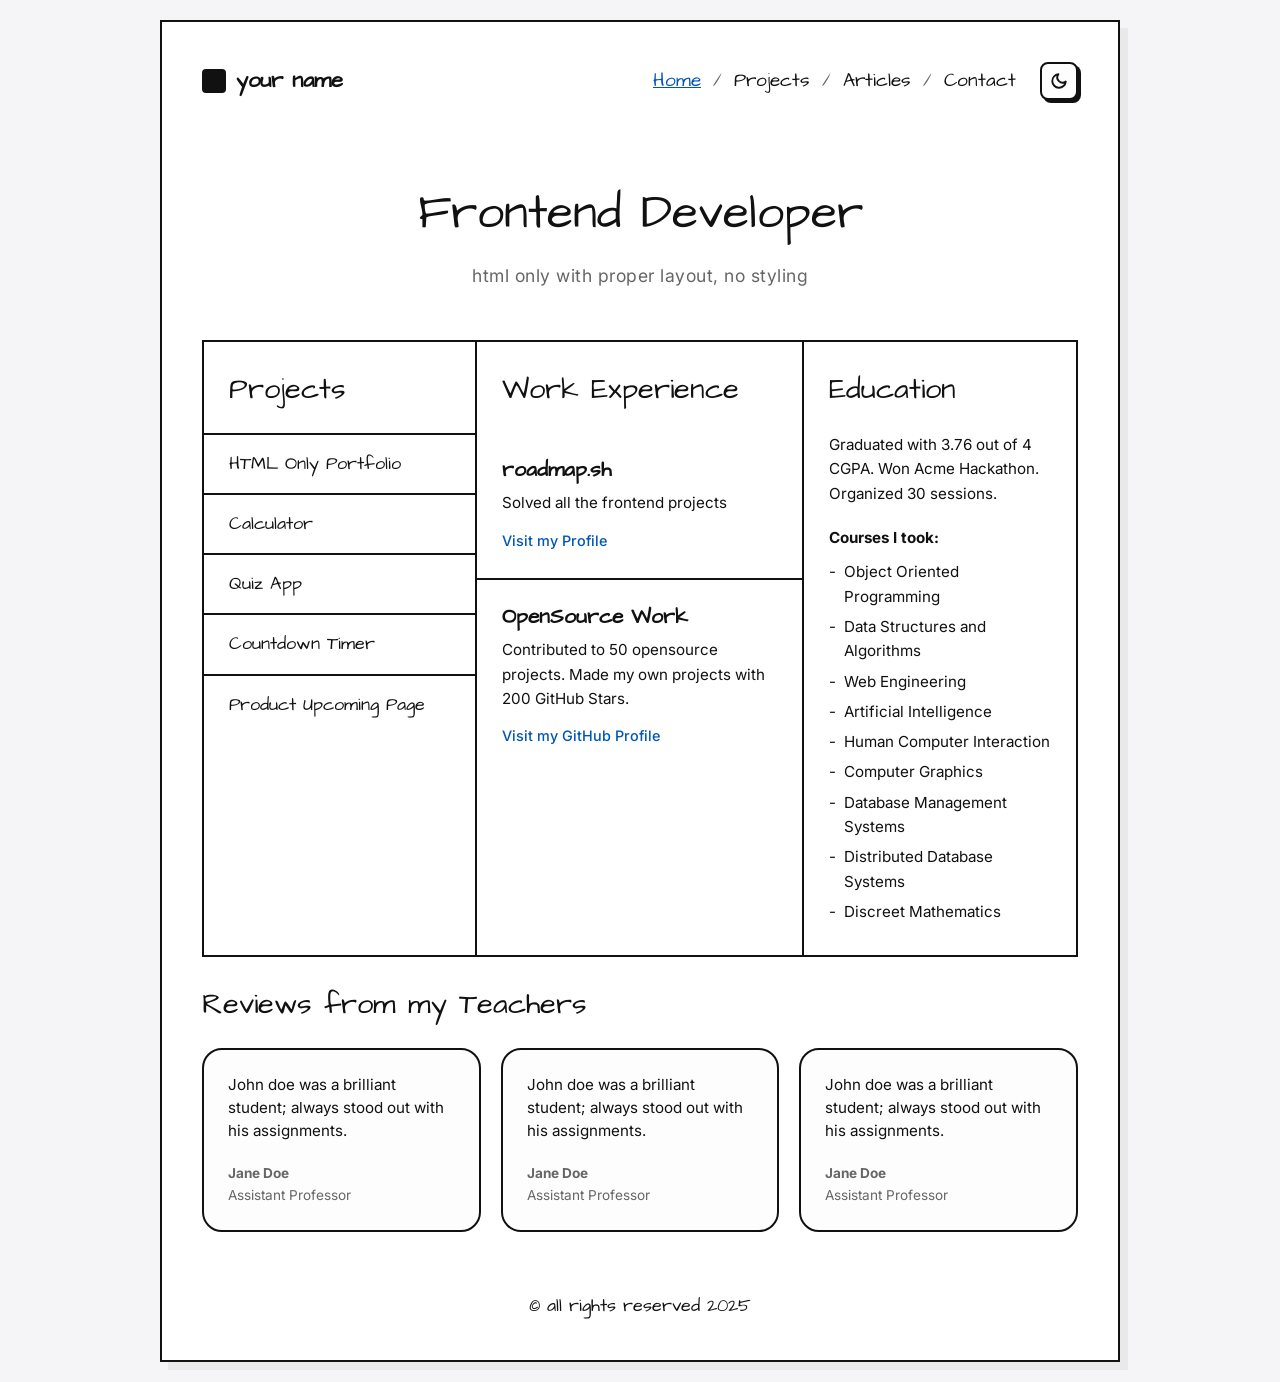
<file: index.html>
<!doctype html>
<html lang="en">
  <head>
    <script>
      (function () {
        const savedTheme = localStorage.getItem("theme");
        if (savedTheme === "dark") {
          document.documentElement.setAttribute("data-theme", "dark");
        }
      })();
    </script>
    <meta charset="UTF-8" />
    <meta name="viewport" content="width=device-width, initial-scale=1.0" />
    <meta
      name="description"
      content="Professional Frontend Developer portfolio website demonstrating semantically structured layout and clean design."
    />
    <meta
      name="keywords"
      content="Frontend Developer, HTML only, semantic web, portfolio, projects, web development"
    />
    <title>Frontend Developer | Home</title>
    <link rel="stylesheet" href="index.css" />
  </head>
  <body>
    <div class="page-container">
      <!-- Header -->
      <header>
        <a href="index.html" class="logo-container" id="logo-link">
          <div class="logo-icon"></div>
          <span>your name</span>
        </a>
        <div class="header-actions">
          <nav class="nav-links" aria-label="Main Navigation">
            <a href="index.html" class="active" id="nav-home">Home</a> /
            <a href="projects.html" id="nav-projects">Projects</a> /
            <a href="articles.html" id="nav-articles">Articles</a> /
            <a href="contact.html" id="nav-contact">Contact</a>
          </nav>
          <button
            id="theme-toggle"
            class="theme-toggle-btn"
            aria-label="Toggle dark mode"
            title="Toggle dark mode"
          >
            <svg
              class="theme-toggle-icon sun-icon"
              xmlns="http://www.w3.org/2000/svg"
              width="18"
              height="18"
              viewBox="0 0 24 24"
              fill="none"
              stroke="currentColor"
              stroke-width="2.5"
              stroke-linecap="round"
              stroke-linejoin="round"
            >
              <circle cx="12" cy="12" r="5"></circle>
              <line x1="12" y1="1" x2="12" y2="3"></line>
              <line x1="12" y1="21" x2="12" y2="23"></line>
              <line x1="4.22" y1="4.22" x2="5.64" y2="5.64"></line>
              <line x1="18.36" y1="18.36" x2="19.78" y2="19.78"></line>
              <line x1="1" y1="12" x2="3" y2="12"></line>
              <line x1="21" y1="12" x2="23" y2="12"></line>
              <line x1="4.22" y1="19.78" x2="5.64" y2="18.36"></line>
              <line x1="18.36" y1="5.64" x2="19.78" y2="4.22"></line>
            </svg>
            <svg
              class="theme-toggle-icon moon-icon"
              xmlns="http://www.w3.org/2000/svg"
              width="18"
              height="18"
              viewBox="0 0 24 24"
              fill="none"
              stroke="currentColor"
              stroke-width="2.5"
              stroke-linecap="round"
              stroke-linejoin="round"
            >
              <path d="M21 12.79A9 9 0 1 1 11.21 3 7 7 0 0 0 21 12.79z"></path>
            </svg>
          </button>
        </div>
      </header>

      <!-- Hero Section -->
      <section class="hero">
        <h1>Frontend Developer</h1>
        <p>html only with proper layout, no styling</p>
      </section>

      <!-- Double Border Separator -->
      <!-- <hr class="double-hr"> -->

      <!-- Main Content Grid -->
      <main class="main-grid">
        <!-- Column 1: Projects -->
        <section class="grid-col projects-col">
          <h2>Projects</h2>
          <div class="projects-list">
            <a
              href="projects.html#html-portfolio"
              class="project-item-link"
              id="project-link-portfolio"
              >HTML Only Portfolio</a
            >
            <a
              href="projects.html#calculator"
              class="project-item-link"
              id="project-link-calculator"
              >Calculator</a
            >
            <a
              href="projects.html#quiz-app"
              class="project-item-link"
              id="project-link-quiz"
              >Quiz App</a
            >
            <a
              href="projects.html#countdown-timer"
              class="project-item-link"
              id="project-link-timer"
              >Countdown Timer</a
            >
            <a
              href="projects.html#product-page"
              class="project-item-link"
              id="project-link-upcoming"
              >Product Upcoming Page</a
            >
          </div>
        </section>

        <!-- Column 2: Work Experience -->
        <section class="grid-col experience-col">
          <h2>Work Experience</h2>

          <div class="exp-block">
            <div class="exp-title">roadmap.sh</div>
            <p class="exp-desc">Solved all the frontend projects</p>
            <a
              href="https://roadmap.sh"
              target="_blank"
              rel="noopener noreferrer"
              class="exp-link"
              id="exp-link-roadmap"
              >Visit my Profile</a
            >
          </div>

          <div class="exp-block">
            <div class="exp-title">OpenSource Work</div>
            <p class="exp-desc">
              Contributed to 50 opensource projects. Made my own projects with
              200 GitHub Stars.
            </p>
            <a
              href="https://github.com"
              target="_blank"
              rel="noopener noreferrer"
              class="exp-link"
              id="exp-link-github"
              >Visit my GitHub Profile</a
            >
          </div>
        </section>

        <!-- Column 3: Education -->
        <section class="grid-col education-col">
          <h2>Education</h2>
          <p class="education-summary">
            Graduated with 3.76 out of 4 CGPA. Won Acme Hackathon. Organized 30
            sessions.
          </p>
          <p class="courses-title">Courses I took:</p>
          <ul class="courses-list">
            <li>Object Oriented Programming</li>
            <li>Data Structures and Algorithms</li>
            <li>Web Engineering</li>
            <li>Artificial Intelligence</li>
            <li>Human Computer Interaction</li>
            <li>Computer Graphics</li>
            <li>Database Management Systems</li>
            <li>Distributed Database Systems</li>
            <li>Discreet Mathematics</li>
          </ul>
        </section>
      </main>

      <!-- Single Separator Line -->
      <!-- <hr class="single-hr" /> -->

      <!-- Reviews Section -->
      <section class="reviews-section">
        <h2>Reviews from my Teachers</h2>
        <div class="reviews-container">
          <!-- Review 1 -->
          <article class="review-card">
            <p class="review-text">
              John doe was a brilliant student; always stood out with his
              assignments.
            </p>
            <div class="review-author">
              <div class="author-name">Jane Doe</div>
              <div class="author-title">Assistant Professor</div>
            </div>
          </article>

          <!-- Review 2 -->
          <article class="review-card">
            <p class="review-text">
              John doe was a brilliant student; always stood out with his
              assignments.
            </p>
            <div class="review-author">
              <div class="author-name">Jane Doe</div>
              <div class="author-title">Assistant Professor</div>
            </div>
          </article>

          <!-- Review 3 -->
          <article class="review-card">
            <p class="review-text">
              John doe was a brilliant student; always stood out with his
              assignments.
            </p>
            <div class="review-author">
              <div class="author-name">Jane Doe</div>
              <div class="author-title">Assistant Professor</div>
            </div>
          </article>
        </div>
      </section>

      <!-- Footer -->
      <footer>
        <p>&copy; all rights reserved 2025</p>
      </footer>
    </div>
    <script src="theme.js"></script>
  </body>
</html>
</file>
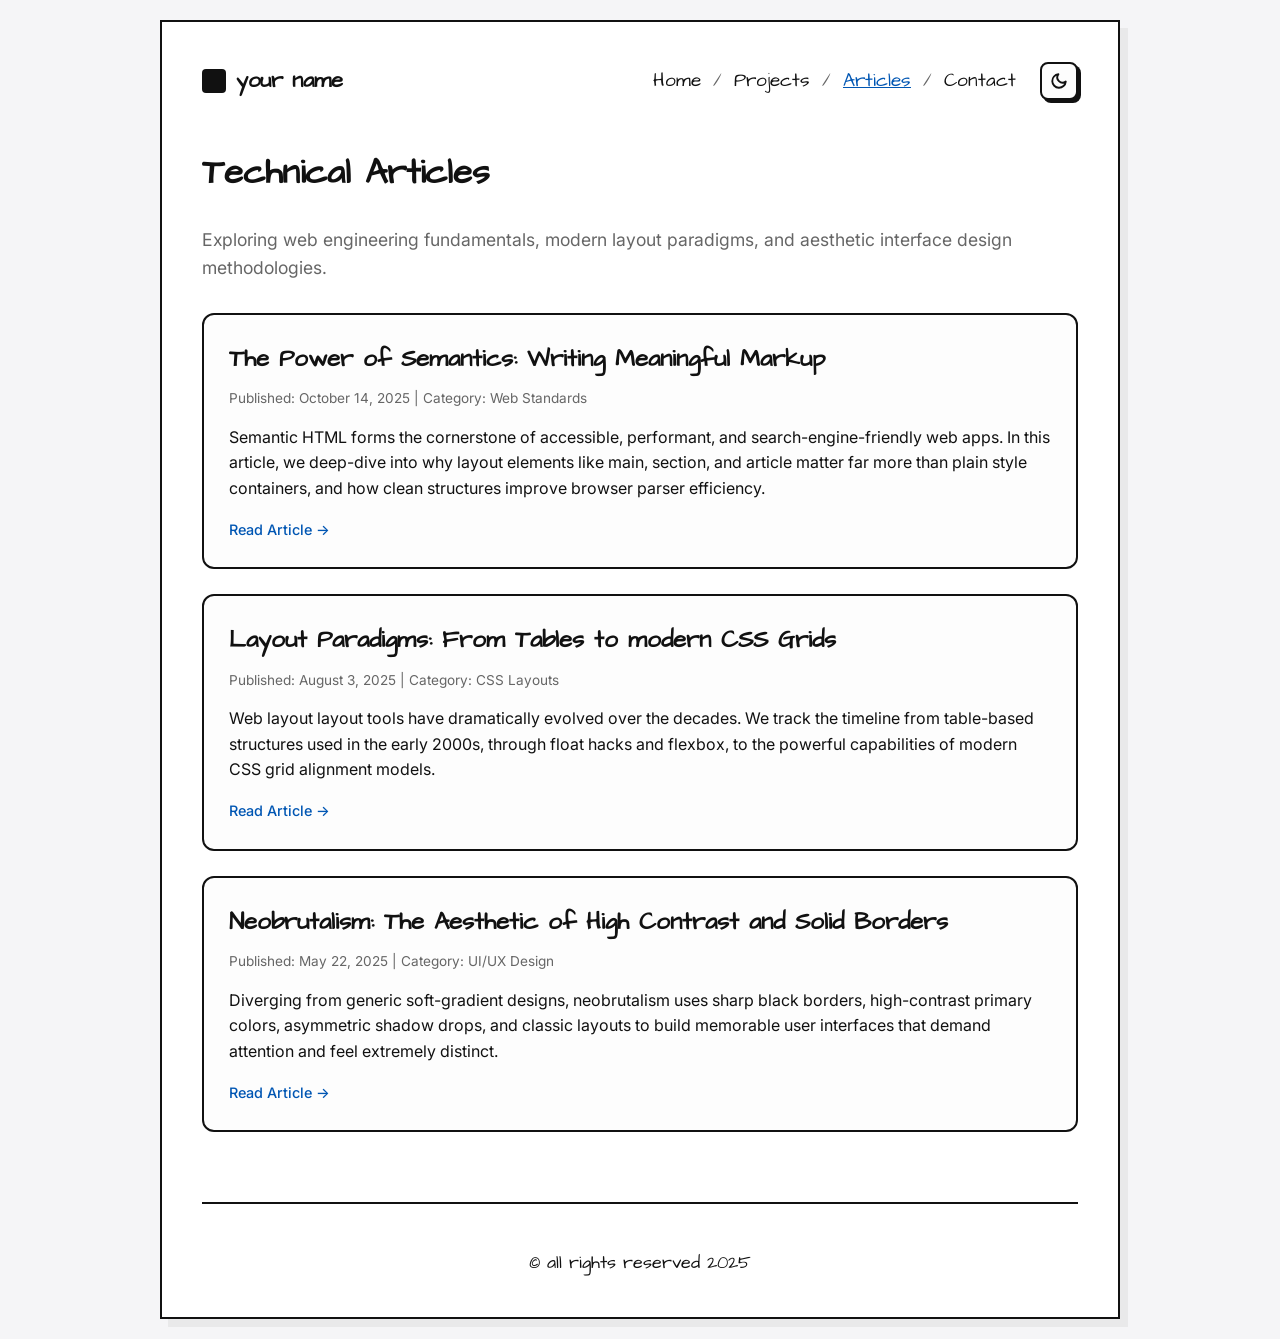
<file: articles.html>
<!DOCTYPE html>
<html lang="en">
<head>
  <script>
    (function () {
      const savedTheme = localStorage.getItem('theme');
      if (savedTheme === 'dark') {
        document.documentElement.setAttribute('data-theme', 'dark');
      }
    })();
  </script>
  <meta charset="UTF-8">
  <meta name="viewport" content="width=device-width, initial-scale=1.0">
  <meta name="description" content="Read articles about semantic HTML5 layouts, modern front-end architectures, and neobrutalism UI design.">
  <meta name="keywords" content="Frontend articles, web engineering, semantic HTML, layout systems, design patterns">
  <title>Articles | Frontend Developer</title>
  <link rel="stylesheet" href="index.css">
</head>
<body>
  <div class="page-container">
    <!-- Header -->
    <header>
      <a href="index.html" class="logo-container" id="logo-link">
        <div class="logo-icon"></div>
        <span>your name</span>
      </a>
      <div class="header-actions">
        <nav class="nav-links" aria-label="Main Navigation">
          <a href="index.html" id="nav-home">Home</a> /
          <a href="projects.html" id="nav-projects">Projects</a> /
          <a href="articles.html" class="active" id="nav-articles">Articles</a> /
          <a href="contact.html" id="nav-contact">Contact</a>
        </nav>
        <button id="theme-toggle" class="theme-toggle-btn" aria-label="Toggle dark mode" title="Toggle dark mode">
          <svg class="theme-toggle-icon sun-icon" xmlns="http://www.w3.org/2000/svg" width="18" height="18" viewBox="0 0 24 24" fill="none" stroke="currentColor" stroke-width="2.5" stroke-linecap="round" stroke-linejoin="round">
            <circle cx="12" cy="12" r="5"></circle>
            <line x1="12" y1="1" x2="12" y2="3"></line>
            <line x1="12" y1="21" x2="12" y2="23"></line>
            <line x1="4.22" y1="4.22" x2="5.64" y2="5.64"></line>
            <line x1="18.36" y1="18.36" x2="19.78" y2="19.78"></line>
            <line x1="1" y1="12" x2="3" y2="12"></line>
            <line x1="21" y1="12" x2="23" y2="12"></line>
            <line x1="4.22" y1="19.78" x2="5.64" y2="18.36"></line>
            <line x1="18.36" y1="5.64" x2="19.78" y2="4.22"></line>
          </svg>
          <svg class="theme-toggle-icon moon-icon" xmlns="http://www.w3.org/2000/svg" width="18" height="18" viewBox="0 0 24 24" fill="none" stroke="currentColor" stroke-width="2.5" stroke-linecap="round" stroke-linejoin="round">
            <path d="M21 12.79A9 9 0 1 1 11.21 3 7 7 0 0 0 21 12.79z"></path>
          </svg>
        </button>
      </div>
    </header>

    <!-- Content Section -->
    <main class="content-wrapper">
      <h2>Technical Articles</h2>
      <p style="margin-bottom: 30px; font-size: 1.1rem; color: var(--color-text-muted);">
        Exploring web engineering fundamentals, modern layout paradigms, and aesthetic interface design methodologies.
      </p>

      <!-- Article 1 -->
      <article class="article-card" id="article-semantic-html">
        <h3>The Power of Semantics: Writing Meaningful Markup</h3>
        <p class="article-meta">Published: October 14, 2025 | Category: Web Standards</p>
        <p style="margin-bottom: 15px;">
          Semantic HTML forms the cornerstone of accessible, performant, and search-engine-friendly web apps. In this article, we deep-dive into why layout elements like main, section, and article matter far more than plain style containers, and how clean structures improve browser parser efficiency.
        </p>
        <a href="#" class="exp-link" id="read-article-semantics">Read Article &rarr;</a>
      </article>

      <!-- Article 2 -->
      <article class="article-card" id="article-layout-paradigms">
        <h3>Layout Paradigms: From Tables to modern CSS Grids</h3>
        <p class="article-meta">Published: August 3, 2025 | Category: CSS Layouts</p>
        <p style="margin-bottom: 15px;">
          Web layout layout tools have dramatically evolved over the decades. We track the timeline from table-based structures used in the early 2000s, through float hacks and flexbox, to the powerful capabilities of modern CSS grid alignment models.
        </p>
        <a href="#" class="exp-link" id="read-article-layouts">Read Article &rarr;</a>
      </article>

      <!-- Article 3 -->
      <article class="article-card" id="article-neobrutalism">
        <h3>Neobrutalism: The Aesthetic of High Contrast and Solid Borders</h3>
        <p class="article-meta">Published: May 22, 2025 | Category: UI/UX Design</p>
        <p style="margin-bottom: 15px;">
          Diverging from generic soft-gradient designs, neobrutalism uses sharp black borders, high-contrast primary colors, asymmetric shadow drops, and classic layouts to build memorable user interfaces that demand attention and feel extremely distinct.
        </p>
        <a href="#" class="exp-link" id="read-article-brutalism">Read Article &rarr;</a>
      </article>
    </main>

    <!-- Single Separator Line -->
    <hr class="single-hr">

    <!-- Footer -->
    <footer>
      <p>&copy; all rights reserved 2025</p>
    </footer>
  <script src="theme.js"></script>
</body>
</html>
</file>
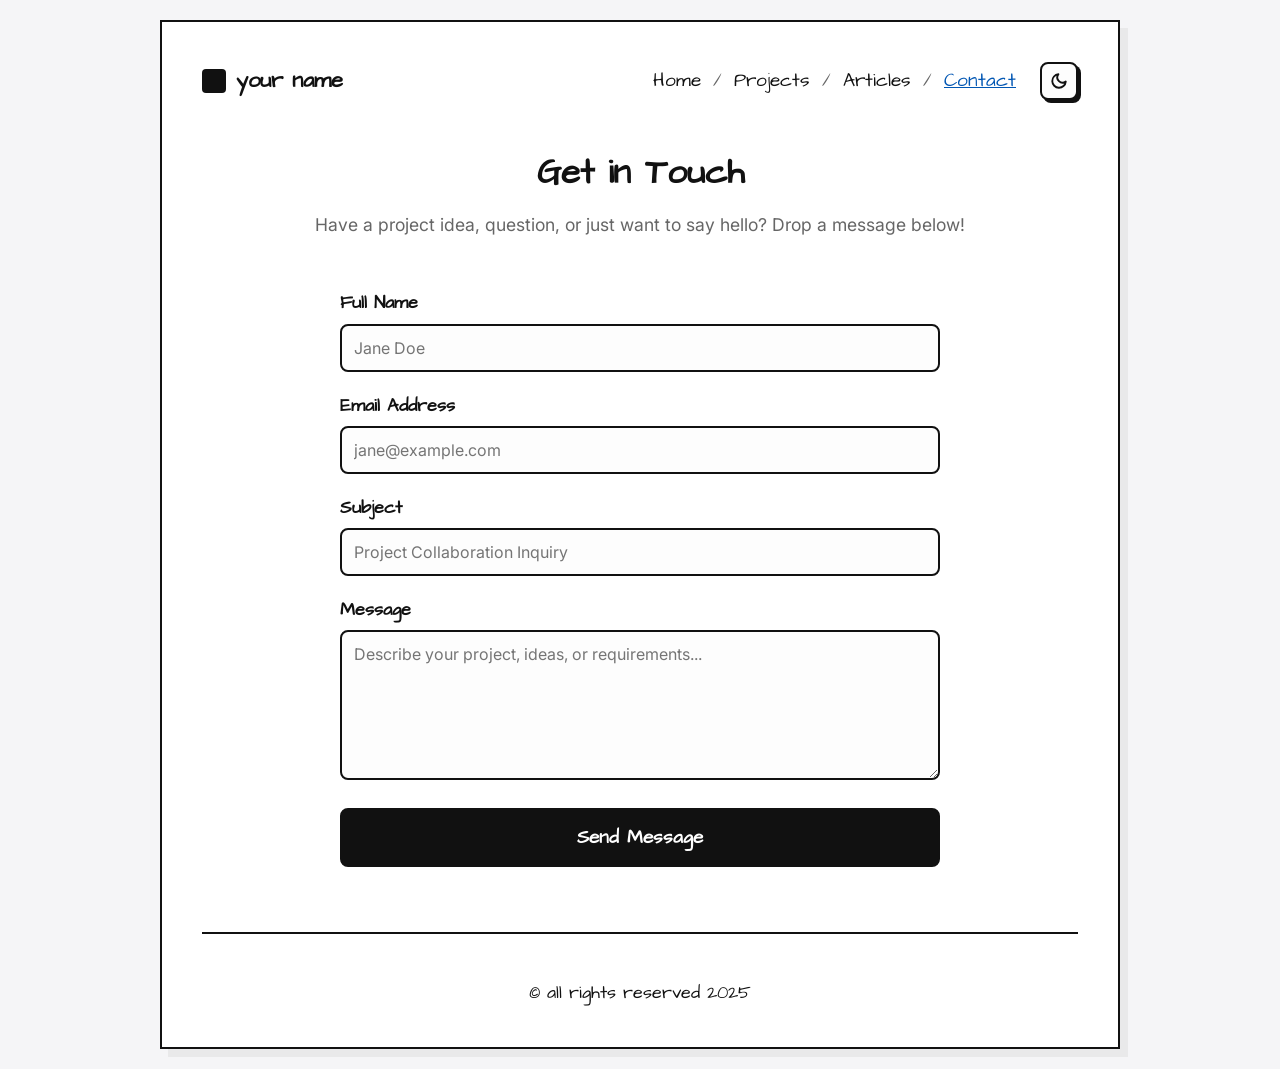
<file: contact.html>
<!DOCTYPE html>
<html lang="en">
<head>
  <script>
    (function () {
      const savedTheme = localStorage.getItem('theme');
      if (savedTheme === 'dark') {
        document.documentElement.setAttribute('data-theme', 'dark');
      }
    })();
  </script>
  <meta charset="UTF-8">
  <meta name="viewport" content="width=device-width, initial-scale=1.0">
  <meta name="description" content="Get in touch with me for front-end development contracts, consulting, or project collaborations.">
  <meta name="keywords" content="Contact developer, hire frontend developer, software consulting, build website">
  <title>Contact Me | Frontend Developer</title>
  <link rel="stylesheet" href="index.css">
</head>
<body>
  <div class="page-container">
    <!-- Header -->
    <header>
      <a href="index.html" class="logo-container" id="logo-link">
        <div class="logo-icon"></div>
        <span>your name</span>
      </a>
      <div class="header-actions">
        <nav class="nav-links" aria-label="Main Navigation">
          <a href="index.html" id="nav-home">Home</a> /
          <a href="projects.html" id="nav-projects">Projects</a> /
          <a href="articles.html" id="nav-articles">Articles</a> /
          <a href="contact.html" class="active" id="nav-contact">Contact</a>
        </nav>
        <button id="theme-toggle" class="theme-toggle-btn" aria-label="Toggle dark mode" title="Toggle dark mode">
          <svg class="theme-toggle-icon sun-icon" xmlns="http://www.w3.org/2000/svg" width="18" height="18" viewBox="0 0 24 24" fill="none" stroke="currentColor" stroke-width="2.5" stroke-linecap="round" stroke-linejoin="round">
            <circle cx="12" cy="12" r="5"></circle>
            <line x1="12" y1="1" x2="12" y2="3"></line>
            <line x1="12" y1="21" x2="12" y2="23"></line>
            <line x1="4.22" y1="4.22" x2="5.64" y2="5.64"></line>
            <line x1="18.36" y1="18.36" x2="19.78" y2="19.78"></line>
            <line x1="1" y1="12" x2="3" y2="12"></line>
            <line x1="21" y1="12" x2="23" y2="12"></line>
            <line x1="4.22" y1="19.78" x2="5.64" y2="18.36"></line>
            <line x1="18.36" y1="5.64" x2="19.78" y2="4.22"></line>
          </svg>
          <svg class="theme-toggle-icon moon-icon" xmlns="http://www.w3.org/2000/svg" width="18" height="18" viewBox="0 0 24 24" fill="none" stroke="currentColor" stroke-width="2.5" stroke-linecap="round" stroke-linejoin="round">
            <path d="M21 12.79A9 9 0 1 1 11.21 3 7 7 0 0 0 21 12.79z"></path>
          </svg>
        </button>
      </div>
    </header>

    <!-- Content Section -->
    <main class="content-wrapper">
      <h2 style="text-align: center; margin-bottom: 10px;">Get in Touch</h2>
      <p style="text-align: center; margin-bottom: 30px; font-size: 1.1rem; color: var(--color-text-muted);">
        Have a project idea, question, or just want to say hello? Drop a message below!
      </p>

      <!-- Contact Form -->
      <div class="form-container">
        <form action="#" method="POST" id="contact-form">
          <div class="form-group">
            <label for="contact-name" class="form-label">Full Name</label>
            <input type="text" id="contact-name" name="name" class="form-input" placeholder="Jane Doe" required>
          </div>

          <div class="form-group">
            <label for="contact-email" class="form-label">Email Address</label>
            <input type="email" id="contact-email" name="email" class="form-input" placeholder="jane@example.com" required>
          </div>

          <div class="form-group">
            <label for="contact-subject" class="form-label">Subject</label>
            <input type="text" id="contact-subject" name="subject" class="form-input" placeholder="Project Collaboration Inquiry" required>
          </div>

          <div class="form-group">
            <label for="contact-message" class="form-label">Message</label>
            <textarea id="contact-message" name="message" class="form-input form-textarea" placeholder="Describe your project, ideas, or requirements..." required></textarea>
          </div>

          <button type="submit" class="form-submit-btn" id="contact-submit">Send Message</button>
        </form>
      </div>
    </main>

    <!-- Single Separator Line -->
    <hr class="single-hr">

    <!-- Footer -->
    <footer>
      <p>&copy; all rights reserved 2025</p>
    </footer>
  <script src="theme.js"></script>
</body>
</html>
</file>
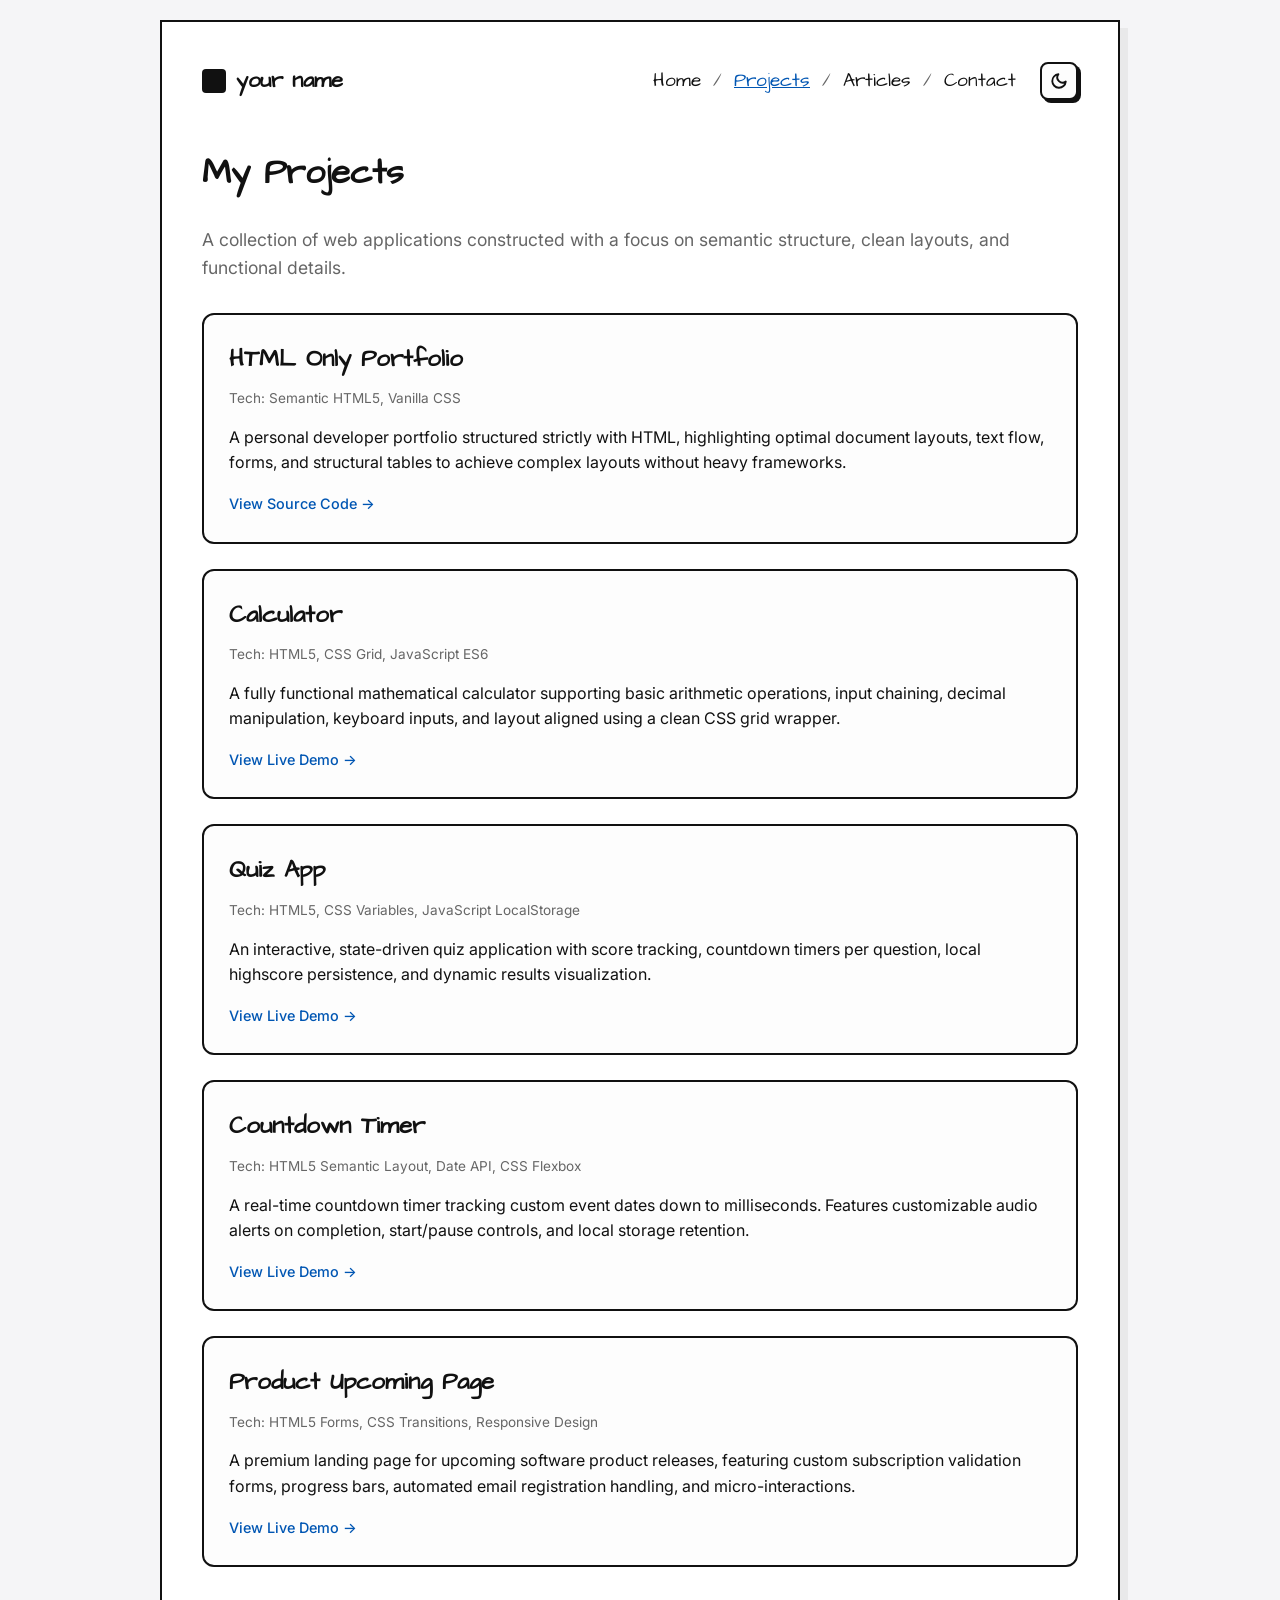
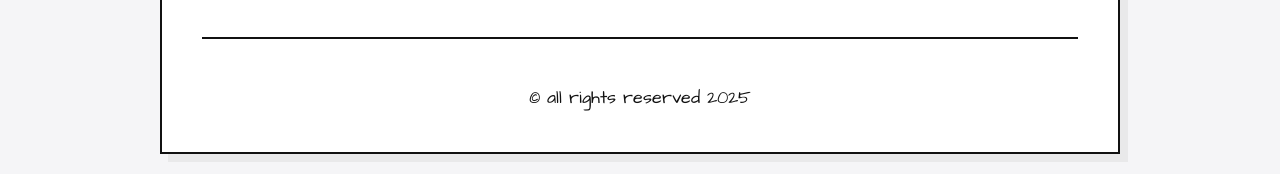
<file: projects.html>
<!DOCTYPE html>
<html lang="en">
<head>
  <script>
    (function () {
      const savedTheme = localStorage.getItem('theme');
      if (savedTheme === 'dark') {
        document.documentElement.setAttribute('data-theme', 'dark');
      }
    })();
  </script>
  <meta charset="UTF-8">
  <meta name="viewport" content="width=device-width, initial-scale=1.0">
  <meta name="description" content="Explore interactive front-end development projects including calculators, quiz apps, timers, and portfolios.">
  <meta name="keywords" content="Frontend Projects, HTML Portfolio, Calculator, Quiz App, Countdown Timer, Web Design">
  <title>Projects Portfolio | Frontend Developer</title>
  <link rel="stylesheet" href="index.css">
</head>
<body>
  <div class="page-container">
    <!-- Header -->
    <header>
      <a href="index.html" class="logo-container" id="logo-link">
        <div class="logo-icon"></div>
        <span>your name</span>
      </a>
      <div class="header-actions">
        <nav class="nav-links" aria-label="Main Navigation">
          <a href="index.html" id="nav-home">Home</a> /
          <a href="projects.html" class="active" id="nav-projects">Projects</a> /
          <a href="articles.html" id="nav-articles">Articles</a> /
          <a href="contact.html" id="nav-contact">Contact</a>
        </nav>
        <button id="theme-toggle" class="theme-toggle-btn" aria-label="Toggle dark mode" title="Toggle dark mode">
          <svg class="theme-toggle-icon sun-icon" xmlns="http://www.w3.org/2000/svg" width="18" height="18" viewBox="0 0 24 24" fill="none" stroke="currentColor" stroke-width="2.5" stroke-linecap="round" stroke-linejoin="round">
            <circle cx="12" cy="12" r="5"></circle>
            <line x1="12" y1="1" x2="12" y2="3"></line>
            <line x1="12" y1="21" x2="12" y2="23"></line>
            <line x1="4.22" y1="4.22" x2="5.64" y2="5.64"></line>
            <line x1="18.36" y1="18.36" x2="19.78" y2="19.78"></line>
            <line x1="1" y1="12" x2="3" y2="12"></line>
            <line x1="21" y1="12" x2="23" y2="12"></line>
            <line x1="4.22" y1="19.78" x2="5.64" y2="18.36"></line>
            <line x1="18.36" y1="5.64" x2="19.78" y2="4.22"></line>
          </svg>
          <svg class="theme-toggle-icon moon-icon" xmlns="http://www.w3.org/2000/svg" width="18" height="18" viewBox="0 0 24 24" fill="none" stroke="currentColor" stroke-width="2.5" stroke-linecap="round" stroke-linejoin="round">
            <path d="M21 12.79A9 9 0 1 1 11.21 3 7 7 0 0 0 21 12.79z"></path>
          </svg>
        </button>
      </div>
    </header>

    <!-- Content Section -->
    <main class="content-wrapper">
      <h2>My Projects</h2>
      <p style="margin-bottom: 30px; font-size: 1.1rem; color: var(--color-text-muted);">
        A collection of web applications constructed with a focus on semantic structure, clean layouts, and functional details.
      </p>

      <!-- Project 1 -->
      <article class="project-detail-card" id="html-portfolio">
        <h3>HTML Only Portfolio</h3>
        <p class="project-tech">Tech: Semantic HTML5, Vanilla CSS</p>
        <p style="margin-bottom: 15px;">
          A personal developer portfolio structured strictly with HTML, highlighting optimal document layouts, text flow, forms, and structural tables to achieve complex layouts without heavy frameworks.
        </p>
        <a href="#" class="exp-link" id="project-demo-portfolio">View Source Code &rarr;</a>
      </article>

      <!-- Project 2 -->
      <article class="project-detail-card" id="calculator">
        <h3>Calculator</h3>
        <p class="project-tech">Tech: HTML5, CSS Grid, JavaScript ES6</p>
        <p style="margin-bottom: 15px;">
          A fully functional mathematical calculator supporting basic arithmetic operations, input chaining, decimal manipulation, keyboard inputs, and layout aligned using a clean CSS grid wrapper.
        </p>
        <a href="#" class="exp-link" id="project-demo-calculator">View Live Demo &rarr;</a>
      </article>

      <!-- Project 3 -->
      <article class="project-detail-card" id="quiz-app">
        <h3>Quiz App</h3>
        <p class="project-tech">Tech: HTML5, CSS Variables, JavaScript LocalStorage</p>
        <p style="margin-bottom: 15px;">
          An interactive, state-driven quiz application with score tracking, countdown timers per question, local highscore persistence, and dynamic results visualization.
        </p>
        <a href="#" class="exp-link" id="project-demo-quiz">View Live Demo &rarr;</a>
      </article>

      <!-- Project 4 -->
      <article class="project-detail-card" id="countdown-timer">
        <h3>Countdown Timer</h3>
        <p class="project-tech">Tech: HTML5 Semantic Layout, Date API, CSS Flexbox</p>
        <p style="margin-bottom: 15px;">
          A real-time countdown timer tracking custom event dates down to milliseconds. Features customizable audio alerts on completion, start/pause controls, and local storage retention.
        </p>
        <a href="#" class="exp-link" id="project-demo-timer">View Live Demo &rarr;</a>
      </article>

      <!-- Project 5 -->
      <article class="project-detail-card" id="product-page">
        <h3>Product Upcoming Page</h3>
        <p class="project-tech">Tech: HTML5 Forms, CSS Transitions, Responsive Design</p>
        <p style="margin-bottom: 15px;">
          A premium landing page for upcoming software product releases, featuring custom subscription validation forms, progress bars, automated email registration handling, and micro-interactions.
        </p>
        <a href="#" class="exp-link" id="project-demo-upcoming">View Live Demo &rarr;</a>
      </article>
    </main>

    <!-- Single Separator Line -->
    <hr class="single-hr">

    <!-- Footer -->
    <footer>
      <p>&copy; all rights reserved 2025</p>
    </footer>
  <script src="theme.js"></script>
</body>
</html>
</file>
<file: index.css>
/* Import Google Fonts */
@import url("https://fonts.googleapis.com/css2?family=Architects+Daughter&family=Inter:wght@300;400;500;600;700&display=swap");

:root {
  --font-handwritten: "Architects Daughter", cursive, sans-serif;
  --font-body: "Inter", sans-serif;

  /* Color Palette - Light Mode (WCAG compliant contrast ratios) */
  --color-bg-body: #f5f5f7;
  --color-bg-page: #ffffff;
  --color-bg-card: #fdfdfd;
  --color-text-main: #111111;
  --color-text-muted: #666666;
  --color-border: #111111;
  --color-accent: #0056b3;
  --color-accent-hover: #003d80;
  --color-card-shadow: rgba(0, 0, 0, 0.05);
  --color-item-hover-bg: #f7f7f9;
  --color-input-focus-outline: rgba(0, 86, 179, 0.2);
  --color-btn-text: #ffffff;
  --color-btn-hover-text: #ffffff;

  --transition-speed: 0.2s;
}

[data-theme="dark"] {
  /* Color Palette - Dark Mode (WCAG compliant contrast ratios) */
  --color-bg-body: #0d0e12;
  --color-bg-page: #16171d;
  --color-bg-card: #1f2029;
  --color-text-main: #f5f5f7;
  --color-text-muted: #a0a0ab;
  --color-border: #f5f5f7;
  --color-accent: #58a6ff;
  --color-accent-hover: #8ab4f8;
  --color-card-shadow: rgba(0, 0, 0, 0.4);
  --color-item-hover-bg: #252731;
  --color-input-focus-outline: rgba(88, 166, 255, 0.4);
  --color-btn-text: #16171d;
  --color-btn-hover-text: #16171d;
}

/* Base Styles */
* {
  box-sizing: border-box;
  margin: 0;
  padding: 0;
}

body {
  font-family: var(--font-body);
  background-color: var(--color-bg-body);
  color: var(--color-text-main);
  line-height: 1.6;
  display: flex;
  justify-content: center;
  align-items: flex-start;
  min-height: 100vh;
  padding: 20px;
  transition:
    background-color var(--transition-speed) ease,
    color var(--transition-speed) ease;
}

/* Page Wrapper */
.page-container {
  width: 100%;
  max-width: 960px;
  background-color: var(--color-bg-page);
  border: 2px solid var(--color-border);
  padding: 40px;
  box-shadow: 8px 8px 0px var(--color-card-shadow);
  display: flex;
  flex-direction: column;
  min-height: calc(100vh - 40px);
  position: relative;
  transition:
    background-color var(--transition-speed) ease,
    border-color var(--transition-speed) ease,
    box-shadow var(--transition-speed) ease;
}

/* Header */
header {
  display: flex;
  justify-content: space-between;
  align-items: center;
  padding-bottom: 25px;
}

.header-actions {
  display: flex;
  align-items: center;
  gap: 20px;
}

.theme-toggle-btn {
  background-color: var(--color-bg-card);
  border: 2px solid var(--color-border);
  border-radius: 8px;
  padding: 8px;
  cursor: pointer;
  display: flex;
  align-items: center;
  justify-content: center;
  color: var(--color-text-main);
  transition:
    transform var(--transition-speed) ease,
    box-shadow var(--transition-speed) ease,
    background-color var(--transition-speed) ease,
    color var(--transition-speed) ease,
    border-color var(--transition-speed) ease;
  box-shadow: 3px 3px 0px var(--color-border);
  outline: none;
}

.theme-toggle-btn:hover {
  transform: translateY(-2px);
  box-shadow: 5px 5px 0px var(--color-border);
}

.theme-toggle-btn:active {
  transform: translateY(1px);
  box-shadow: 1px 1px 0px var(--color-border);
}

.theme-toggle-icon {
  transition: transform 0.3s ease;
}

.theme-toggle-btn:hover .theme-toggle-icon {
  transform: rotate(15deg);
}

/* Hide sun icon by default, show moon icon */
:root:not([data-theme="dark"]) .sun-icon {
  display: none;
}
:root:not([data-theme="dark"]) .moon-icon {
  display: block;
}

/* Show sun icon, hide moon icon in dark mode */
[data-theme="dark"] .sun-icon {
  display: block;
}
[data-theme="dark"] .moon-icon {
  display: none;
}

.logo-container {
  display: flex;
  align-items: center;
  text-decoration: none;
  color: var(--color-text-main);
  font-family: var(--font-handwritten);
  font-size: 1.4rem;
  font-weight: bold;
}

.logo-icon {
  width: 24px;
  height: 24px;
  background-color: var(--color-text-main);
  border-radius: 4px;
  margin-right: 10px;
  transition:
    transform var(--transition-speed) ease,
    background-color var(--transition-speed) ease;
}

.logo-container:hover .logo-icon {
  transform: rotate(10deg) scale(1.1);
}

.nav-links {
  font-family: var(--font-handwritten);
  font-size: 1.2rem;
  color: var(--color-text-muted);
}

.nav-links a {
  text-decoration: none;
  color: var(--color-text-main);
  padding: 0 4px;
  transition: color var(--transition-speed) ease;
}

.nav-links a:hover,
.nav-links a.active {
  color: var(--color-accent);
  text-decoration: underline;
}

/* Hero Section */
.hero {
  text-align: center;
  padding: 50px 20px;
}

.hero h1 {
  font-family: var(--font-handwritten);
  font-size: 3rem;
  margin-bottom: 10px;
  font-weight: normal;
}

.hero p {
  font-family: var(--font-body);
  font-size: 1.1rem;
  color: var(--color-text-muted);
  letter-spacing: 0.5px;
}

/* Separators */
.double-hr {
  border: none;
  border-top: 4px double var(--color-border);
  margin: 0 0 25px 0;
  height: 0;
}

.single-hr {
  border: none;
  border-top: 2px solid var(--color-border);
  margin: 25px 0;
  height: 0;
}

/* Main Grid Layout */
.main-grid {
  display: grid;
  grid-template-columns: 1fr 1.2fr 1fr;
  border: 2px solid var(--color-border);
  margin-bottom: 25px;
}

.grid-col {
  padding: 25px;
}

.grid-col:not(:last-child) {
  border-right: 2px solid var(--color-border);
}

.grid-col h2 {
  font-family: var(--font-handwritten);
  font-size: 1.8rem;
  margin-bottom: 20px;
  font-weight: normal;
}

/* Left Column: Projects */
.projects-col {
  padding: 0;
}

.projects-col h2 {
  padding: 25px 25px 0 25px;
}

.projects-list {
  display: flex;
  flex-direction: column;
}

.project-item-link {
  display: block;
  text-decoration: none;
  color: var(--color-text-main);
  padding: 15px 25px;
  border-top: 2px solid var(--color-border);
  font-family: var(--font-handwritten);
  font-size: 1.1rem;
  transition:
    background-color var(--transition-speed) ease,
    padding-left var(--transition-speed) ease,
    color var(--transition-speed) ease,
    border-color var(--transition-speed) ease;
}

.project-item-link:hover {
  background-color: var(--color-item-hover-bg);
  padding-left: 30px;
  color: var(--color-accent);
}

/* Middle Column: Experience */
.experience-col {
  display: flex;
  flex-direction: column;
  padding: 0;
}

.experience-col h2 {
  padding: 25px 25px 0 25px;
}

.exp-block {
  padding: 20px 25px 25px 25px;
}

.exp-block:not(:last-child) {
  border-bottom: 2px solid var(--color-border);
}

.exp-title {
  font-family: var(--font-handwritten);
  font-size: 1.3rem;
  font-weight: bold;
  margin-bottom: 5px;
}

.exp-desc {
  font-size: 0.95rem;
  margin-bottom: 12px;
}

.exp-link {
  display: inline-block;
  font-size: 0.9rem;
  color: var(--color-accent);
  text-decoration: none;
  font-weight: 500;
  transition:
    color var(--transition-speed) ease,
    text-decoration var(--transition-speed) ease;
}

.exp-link:hover {
  color: var(--color-accent-hover);
  text-decoration: underline;
}

/* Right Column: Education */
.education-col {
  font-size: 0.95rem;
}

.education-summary {
  margin-bottom: 20px;
}

.courses-title {
  font-weight: bold;
  margin-bottom: 10px;
}

.courses-list {
  list-style-type: none;
}

.courses-list li {
  position: relative;
  padding-left: 15px;
  margin-bottom: 6px;
}

.courses-list li::before {
  content: "-";
  position: absolute;
  left: 0;
  color: var(--color-text-main);
}

/* Reviews Section */
.reviews-section h2 {
  font-family: var(--font-handwritten);
  font-size: 1.8rem;
  margin-bottom: 20px;
  font-weight: normal;
}

.reviews-container {
  display: grid;
  grid-template-columns: 1fr 1fr 1fr;
  gap: 20px;
  margin-bottom: 40px;
}

.review-card {
  border: 2px solid var(--color-border);
  border-radius: 20px;
  padding: 24px;
  background-color: var(--color-bg-card);
  transition:
    transform var(--transition-speed) ease,
    box-shadow var(--transition-speed) ease,
    background-color var(--transition-speed) ease,
    border-color var(--transition-speed) ease;
  display: flex;
  flex-direction: column;
  justify-content: space-between;
}

.review-card:hover {
  transform: translateY(-4px);
  box-shadow: 4px 4px 0px var(--color-border);
}

.review-text {
  font-size: 0.95rem;
  margin-bottom: 20px;
  line-height: 1.5;
}

.review-author {
  font-size: 0.85rem;
}

.author-name {
  color: var(--color-text-muted);
  font-weight: bold;
}

.author-title {
  color: var(--color-text-muted);
}

/* Footer */
footer {
  margin-top: auto;
  text-align: center;
  font-family: var(--font-handwritten);
  font-size: 1.1rem;
  padding-top: 20px;
}

/* Forms (Contact Page) */
.form-container {
  max-width: 600px;
  margin: 0 auto;
  padding: 20px 0;
}

.form-group {
  margin-bottom: 20px;
}

.form-label {
  display: block;
  font-family: var(--font-handwritten);
  font-size: 1.1rem;
  margin-bottom: 6px;
  font-weight: bold;
}

.form-input {
  width: 100%;
  padding: 12px;
  font-family: var(--font-body);
  font-size: 1rem;
  border: 2px solid var(--color-border);
  background-color: var(--color-bg-card);
  border-radius: 8px;
  transition:
    border-color var(--transition-speed) ease,
    box-shadow var(--transition-speed) ease,
    background-color var(--transition-speed) ease,
    color var(--transition-speed) ease;
}

.form-input:focus {
  outline: none;
  border-color: var(--color-accent);
  box-shadow: 0 0 0 3px var(--color-input-focus-outline);
}

.form-textarea {
  min-height: 150px;
  resize: vertical;
}

.form-submit-btn {
  display: inline-block;
  width: 100%;
  padding: 14px;
  font-family: var(--font-handwritten);
  font-size: 1.2rem;
  font-weight: bold;
  background-color: var(--color-text-main);
  color: var(--color-btn-text);
  border: 2px solid var(--color-border);
  border-radius: 8px;
  cursor: pointer;
  transition:
    background-color var(--transition-speed) ease,
    color var(--transition-speed) ease,
    border-color var(--transition-speed) ease,
    transform var(--transition-speed) ease,
    box-shadow var(--transition-speed) ease;
}

.form-submit-btn:hover {
  background-color: var(--color-accent);
  color: var(--color-btn-hover-text);
  transform: translateY(-2px);
}

/* Projects Detail Page & Articles Layouts */
.content-wrapper {
  padding: 20px 0;
}

.content-wrapper h2 {
  font-family: var(--font-handwritten);
  font-size: 2.2rem;
  margin-bottom: 25px;
}

.project-detail-card,
.article-card {
  border: 2px solid var(--color-border);
  border-radius: 12px;
  padding: 25px;
  margin-bottom: 25px;
  background-color: var(--color-bg-card);
  transition:
    background-color var(--transition-speed) ease,
    border-color var(--transition-speed) ease;
}

.project-detail-card h3,
.article-card h3 {
  font-family: var(--font-handwritten);
  font-size: 1.5rem;
  margin-bottom: 10px;
}

.project-tech,
.article-meta {
  font-size: 0.85rem;
  color: var(--color-text-muted);
  margin-bottom: 15px;
}

/* Responsiveness */
@media (max-width: 768px) {
  .main-grid {
    grid-template-columns: 1fr;
  }

  .grid-col:not(:last-child) {
    border-right: none;
    border-bottom: 2px solid var(--color-border);
  }

  .projects-col h2,
  .experience-col h2 {
    padding: 25px;
  }

  .reviews-container {
    grid-template-columns: 1fr;
  }

  header {
    flex-direction: column;
    gap: 15px;
    text-align: center;
  }
}

/* Accessibility Focus Indicator (WCAG 2.1 Compliance) */
a:focus-visible,
.theme-toggle-btn:focus-visible,
.form-submit-btn:focus-visible {
  outline: 2px dashed var(--color-accent);
  outline-offset: 4px;
}
</file>
